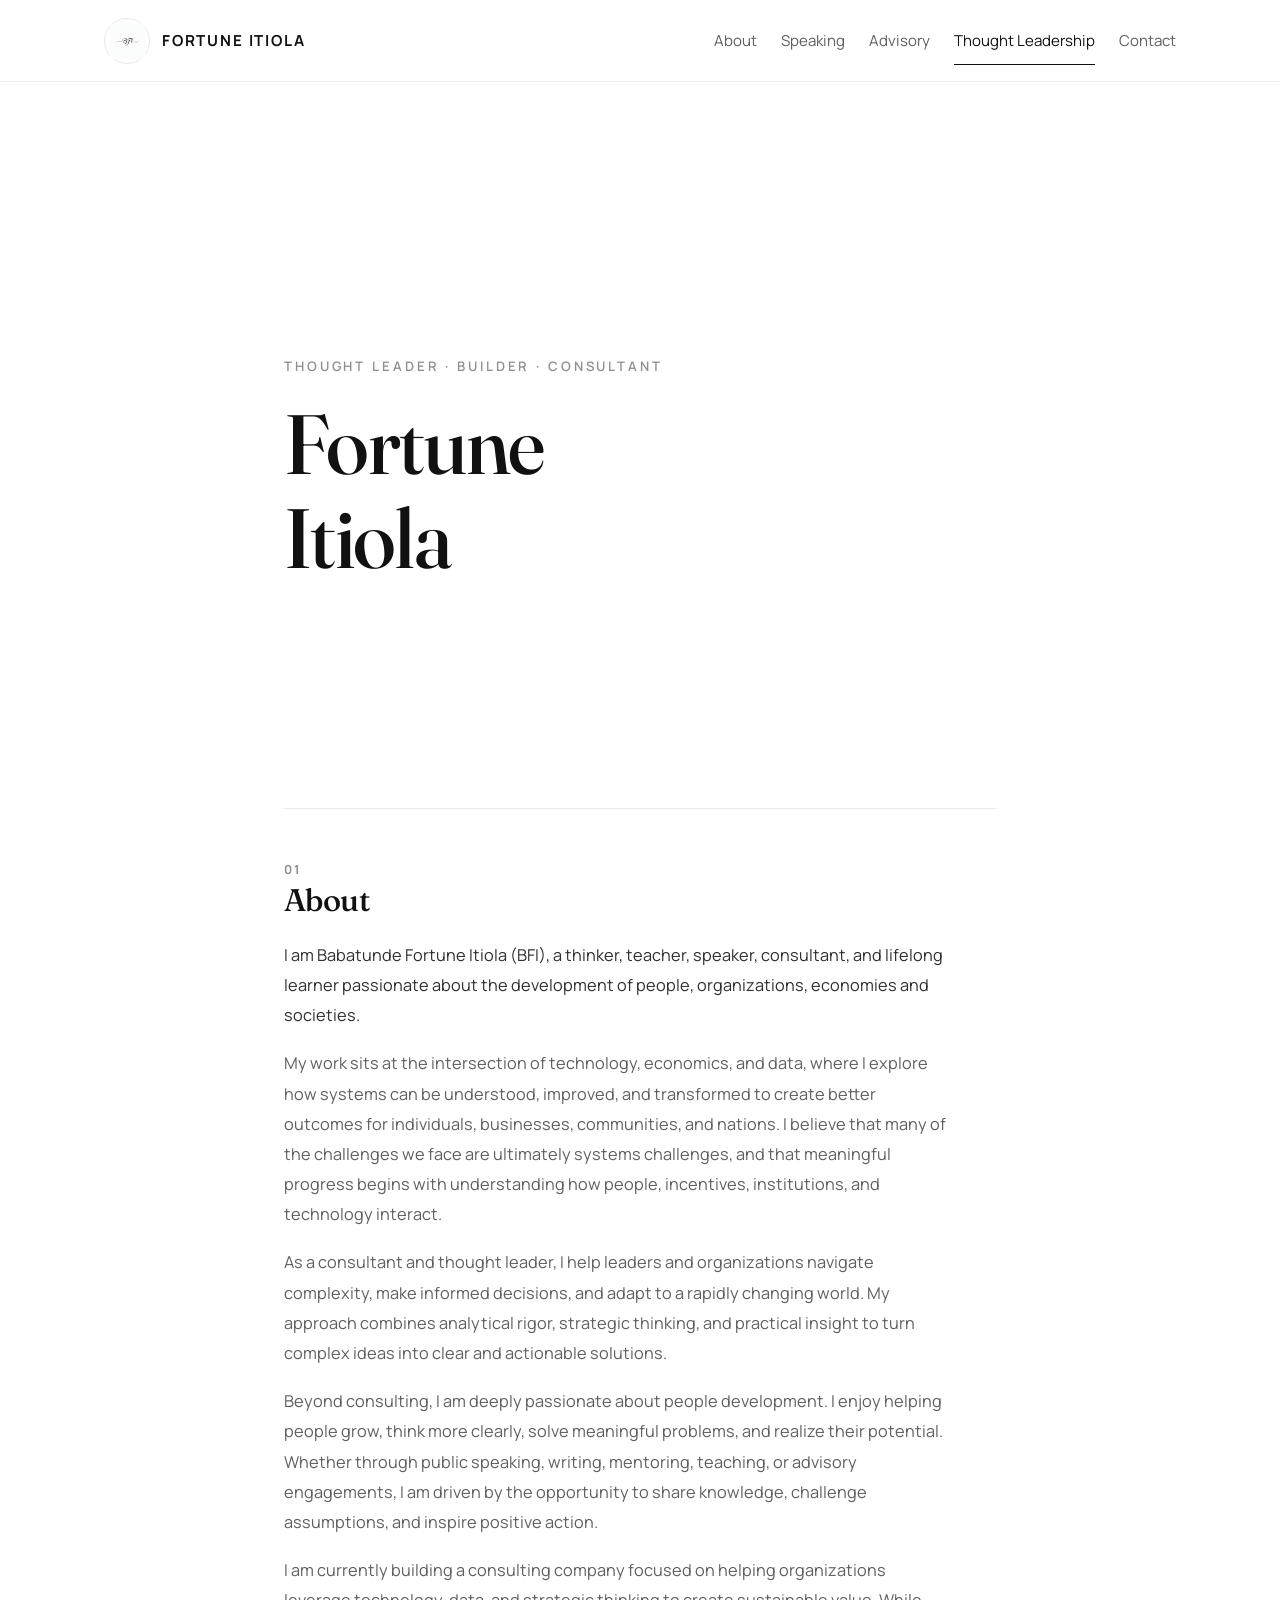
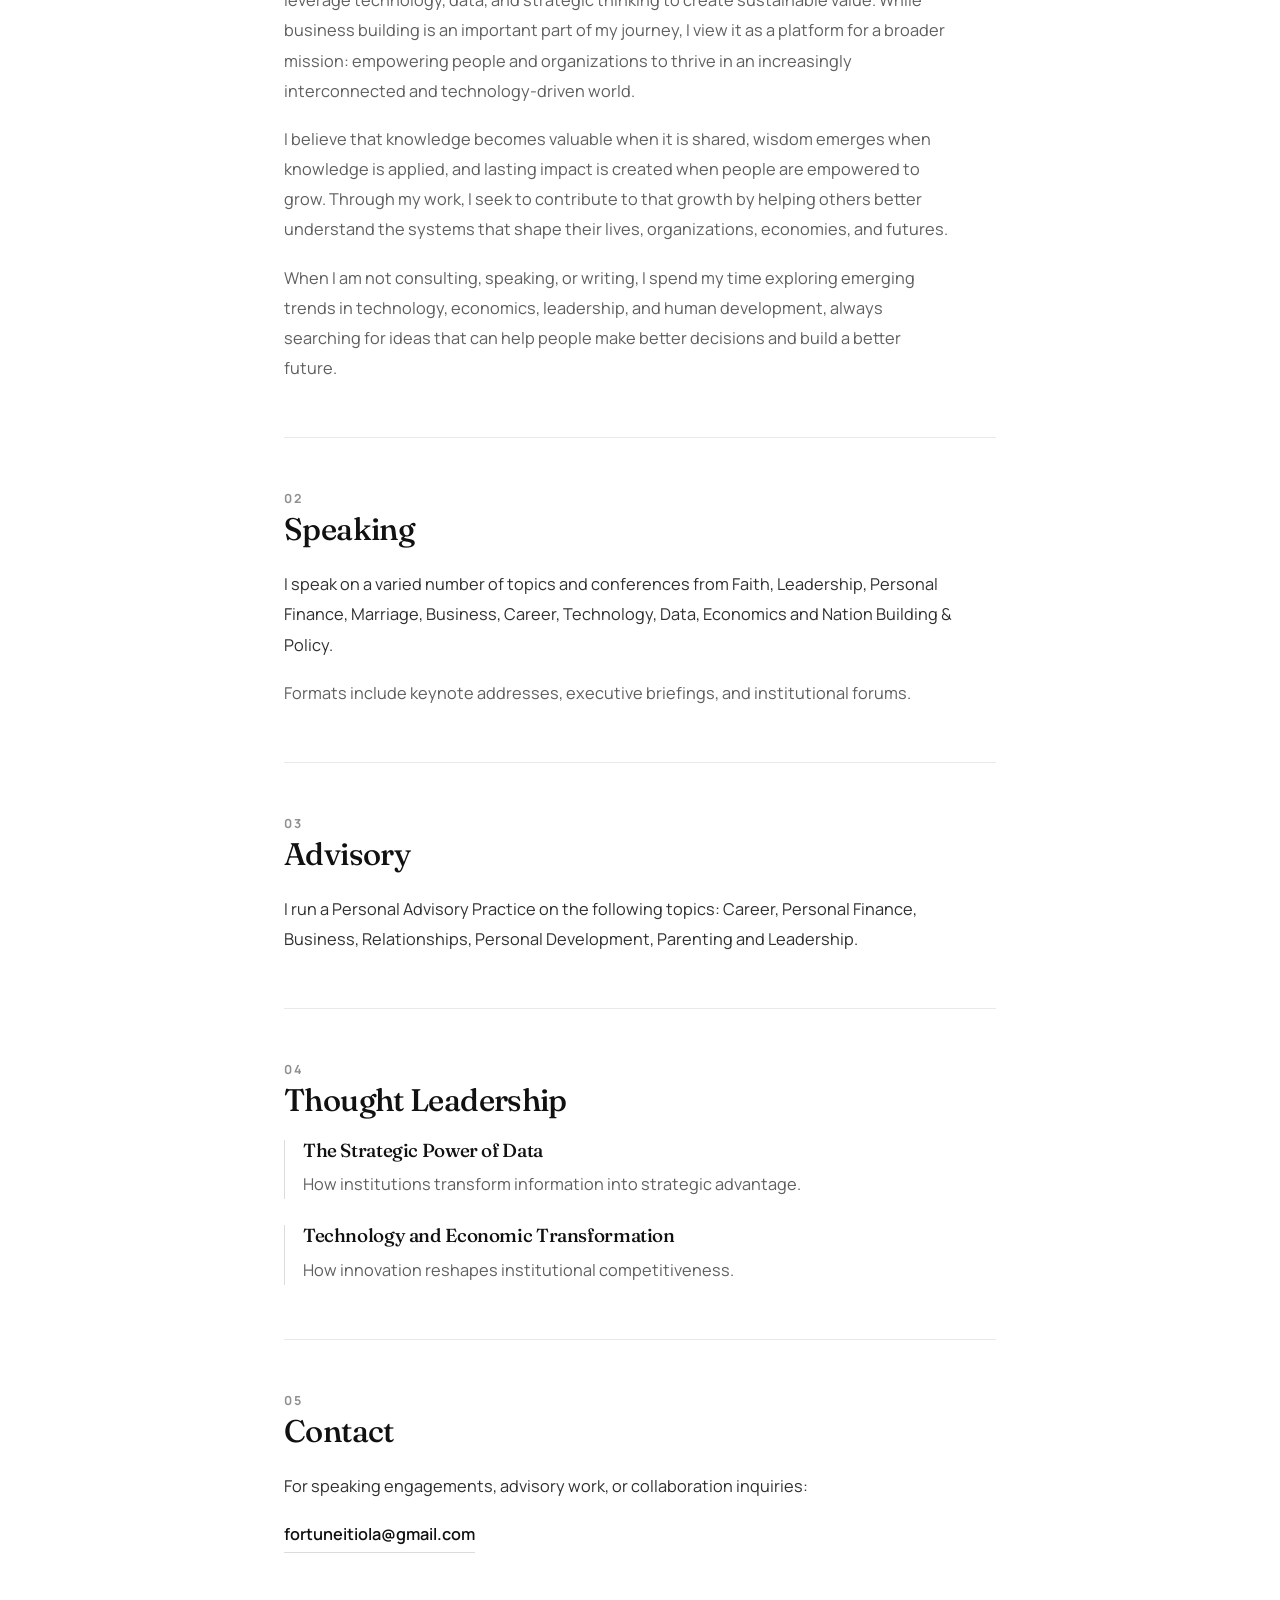
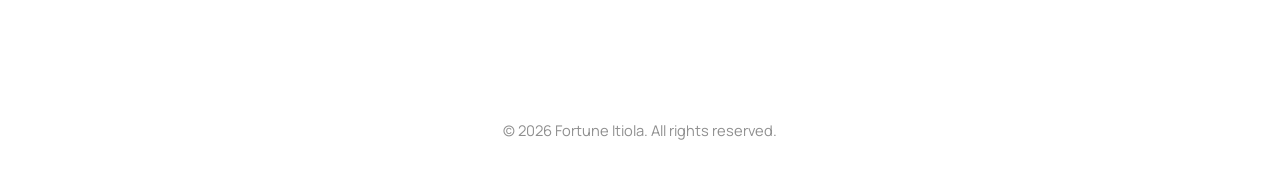
<file: index.html>
<!DOCTYPE html>
<html lang="en">
<head>
  <meta charset="UTF-8">
  <meta name="viewport" content="width=device-width, initial-scale=1.0">
  <meta
    name="description"
    content="Fortune Itiola is a public speaker, thought leader, and consultant."
  >
  <meta name="theme-color" content="#ffffff">
  <title>Fortune Itiola</title>
  <link rel="preconnect" href="https://fonts.googleapis.com">
  <link rel="preconnect" href="https://fonts.gstatic.com" crossorigin>
  <link
    href="https://fonts.googleapis.com/css2?family=Fraunces:wght@500;600&family=Manrope:wght@400;500;600;700&display=swap"
    rel="stylesheet"
  >
  <link rel="icon" type="image/png" href="assets/images/logo.png">
  <link rel="stylesheet" href="assets/css/main.css">
</head>
<body>
  <a class="skip-link" href="#content">Skip to content</a>

  <header class="site-topbar" id="top">
    <div class="scroll-progress" aria-hidden="true">
      <span class="scroll-progress-bar"></span>
    </div>

    <div class="topbar-inner">
      <a class="brand" href="#top" aria-label="Fortune Itiola home">
        <span class="logo">
          <img src="assets/images/logo.png" alt="Fortune Itiola logo">
        </span>
        <span class="brand-text">Fortune Itiola</span>
      </a>

      <button
        class="hamburger"
        type="button"
        aria-label="Toggle navigation"
        aria-expanded="false"
        aria-controls="primary-nav"
      >
        <span></span>
        <span></span>
        <span></span>
      </button>

      <nav class="top-nav" id="primary-nav" aria-label="Primary">
        <a href="#about">About</a>
        <a href="#speaking">Speaking</a>
        <a href="#advisory">Advisory</a>
        <a href="#thought-leadership">Thought Leadership</a>
        <a href="#contact">Contact</a>
      </nav>
    </div>
  </header>

  <main class="page" id="content">
    <section class="intro" aria-labelledby="page-title">
      <p class="intro-line">Thought Leader &middot; Builder &middot; Consultant</p>
      <h1 id="page-title">Fortune Itiola</h1>
    </section>

    <section id="about" class="section">
      <h2>About</h2>
      <div class="section-body">
        <p>I am Babatunde Fortune Itiola (BFI), a thinker, teacher, speaker, consultant, and lifelong learner passionate about the development of people, organizations, economies and societies.</p>
        <p>My work sits at the intersection of technology, economics, and data, where I explore how systems can be understood, improved, and transformed to create better outcomes for individuals, businesses, communities, and nations. I believe that many of the challenges we face are ultimately systems challenges, and that meaningful progress begins with understanding how people, incentives, institutions, and technology interact.</p>
        <p>As a consultant and thought leader, I help leaders and organizations navigate complexity, make informed decisions, and adapt to a rapidly changing world. My approach combines analytical rigor, strategic thinking, and practical insight to turn complex ideas into clear and actionable solutions.</p>
        <p>Beyond consulting, I am deeply passionate about people development. I enjoy helping people grow, think more clearly, solve meaningful problems, and realize their potential. Whether through public speaking, writing, mentoring, teaching, or advisory engagements, I am driven by the opportunity to share knowledge, challenge assumptions, and inspire positive action.</p>
        <p>I am currently building a consulting company focused on helping organizations leverage technology, data, and strategic thinking to create sustainable value. While business building is an important part of my journey, I view it as a platform for a broader mission: empowering people and organizations to thrive in an increasingly interconnected and technology-driven world.</p>
        <p>I believe that knowledge becomes valuable when it is shared, wisdom emerges when knowledge is applied, and lasting impact is created when people are empowered to grow. Through my work, I seek to contribute to that growth by helping others better understand the systems that shape their lives, organizations, economies, and futures.</p>
        <p>When I am not consulting, speaking, or writing, I spend my time exploring emerging trends in technology, economics, leadership, and human development, always searching for ideas that can help people make better decisions and build a better future.</p>
      </div>
    </section>

    <section id="speaking" class="section">
      <h2>Speaking</h2>
      <div class="section-body">
        <p>I speak on a varied number of topics and conferences from Faith, Leadership, Personal Finance, Marriage, Business, Career, Technology, Data, Economics and Nation Building &amp; Policy.</p>
        <p>Formats include keynote addresses, executive briefings, and institutional forums.</p>
      </div>
    </section>

    <section id="advisory" class="section">
      <h2>Advisory</h2>
      <div class="section-body">
        <p>I run a Personal Advisory Practice on the following topics: Career, Personal Finance, Business, Relationships, Personal Development, Parenting and Leadership.</p>
      </div>
    </section>

    <section id="thought-leadership" class="section">
      <h2>Thought Leadership</h2>
      <div class="section-body article-list">
        <article class="article-preview">
          <h3>The Strategic Power of Data</h3>
          <p>How institutions transform information into strategic advantage.</p>
        </article>

        <article class="article-preview">
          <h3>Technology and Economic Transformation</h3>
          <p>How innovation reshapes institutional competitiveness.</p>
        </article>
      </div>
    </section>

    <section id="contact" class="section section-contact">
      <h2>Contact</h2>
      <div class="section-body">
        <p>For speaking engagements, advisory work, or collaboration inquiries:</p>
        <p><a class="contact-link" href="mailto:fortuneitiola@gmail.com">fortuneitiola@gmail.com</a></p>
      </div>
    </section>
  </main>

  <footer class="site-footer">
    <p>&copy; <span id="year"></span> Fortune Itiola. All rights reserved.</p>
  </footer>

  <script>
    const topbar = document.querySelector(".site-topbar");
    const hamburger = document.querySelector(".hamburger");
    const nav = document.querySelector(".top-nav");
    const links = document.querySelectorAll(".top-nav a");
    const sections = document.querySelectorAll("main section[id]");
    const progressBar = document.querySelector(".scroll-progress-bar");
    const year = document.getElementById("year");

    const closeMenu = () => {
      hamburger.classList.remove("is-active");
      hamburger.setAttribute("aria-expanded", "false");
      nav.classList.remove("active");
      document.body.classList.remove("menu-open");
    };

    hamburger.addEventListener("click", () => {
      const isOpen = nav.classList.toggle("active");
      hamburger.classList.toggle("is-active", isOpen);
      hamburger.setAttribute("aria-expanded", String(isOpen));
      document.body.classList.toggle("menu-open", isOpen);
    });

    links.forEach((link) => {
      link.addEventListener("click", closeMenu);
    });

    document.addEventListener("click", (event) => {
      if (!nav.classList.contains("active")) {
        return;
      }

      const clickedInsideNav = nav.contains(event.target);
      const clickedToggle = hamburger.contains(event.target);

      if (!clickedInsideNav && !clickedToggle) {
        closeMenu();
      }
    });

    const observer = new IntersectionObserver(
      (entries) => {
        entries.forEach((entry) => {
          if (!entry.isIntersecting) {
            return;
          }

          links.forEach((link) => {
            const isMatch = link.getAttribute("href") === `#${entry.target.id}`;
            link.classList.toggle("is-current", isMatch);
            if (isMatch) {
              link.setAttribute("aria-current", "true");
            } else {
              link.removeAttribute("aria-current");
            }
          });
        });
      },
      {
        rootMargin: "-35% 0px -55% 0px",
        threshold: 0
      }
    );

    sections.forEach((section) => observer.observe(section));

    window.addEventListener(
      "scroll",
      () => {
        topbar.classList.toggle("is-scrolled", window.scrollY > 12);

        const scrollableHeight =
          document.documentElement.scrollHeight - window.innerHeight;
        const progress =
          scrollableHeight > 0 ? (window.scrollY / scrollableHeight) * 100 : 0;

        progressBar.style.width = `${Math.min(progress, 100)}%`;
      },
      { passive: true }
    );

    window.addEventListener("resize", () => {
      if (window.innerWidth > 820) {
        closeMenu();
      }
    });

    document.addEventListener("keydown", (event) => {
      if (event.key === "Escape") {
        closeMenu();
      }
    });

    progressBar.style.width = "0%";
    year.textContent = new Date().getFullYear();
  </script>
</body>
</html>
</file>
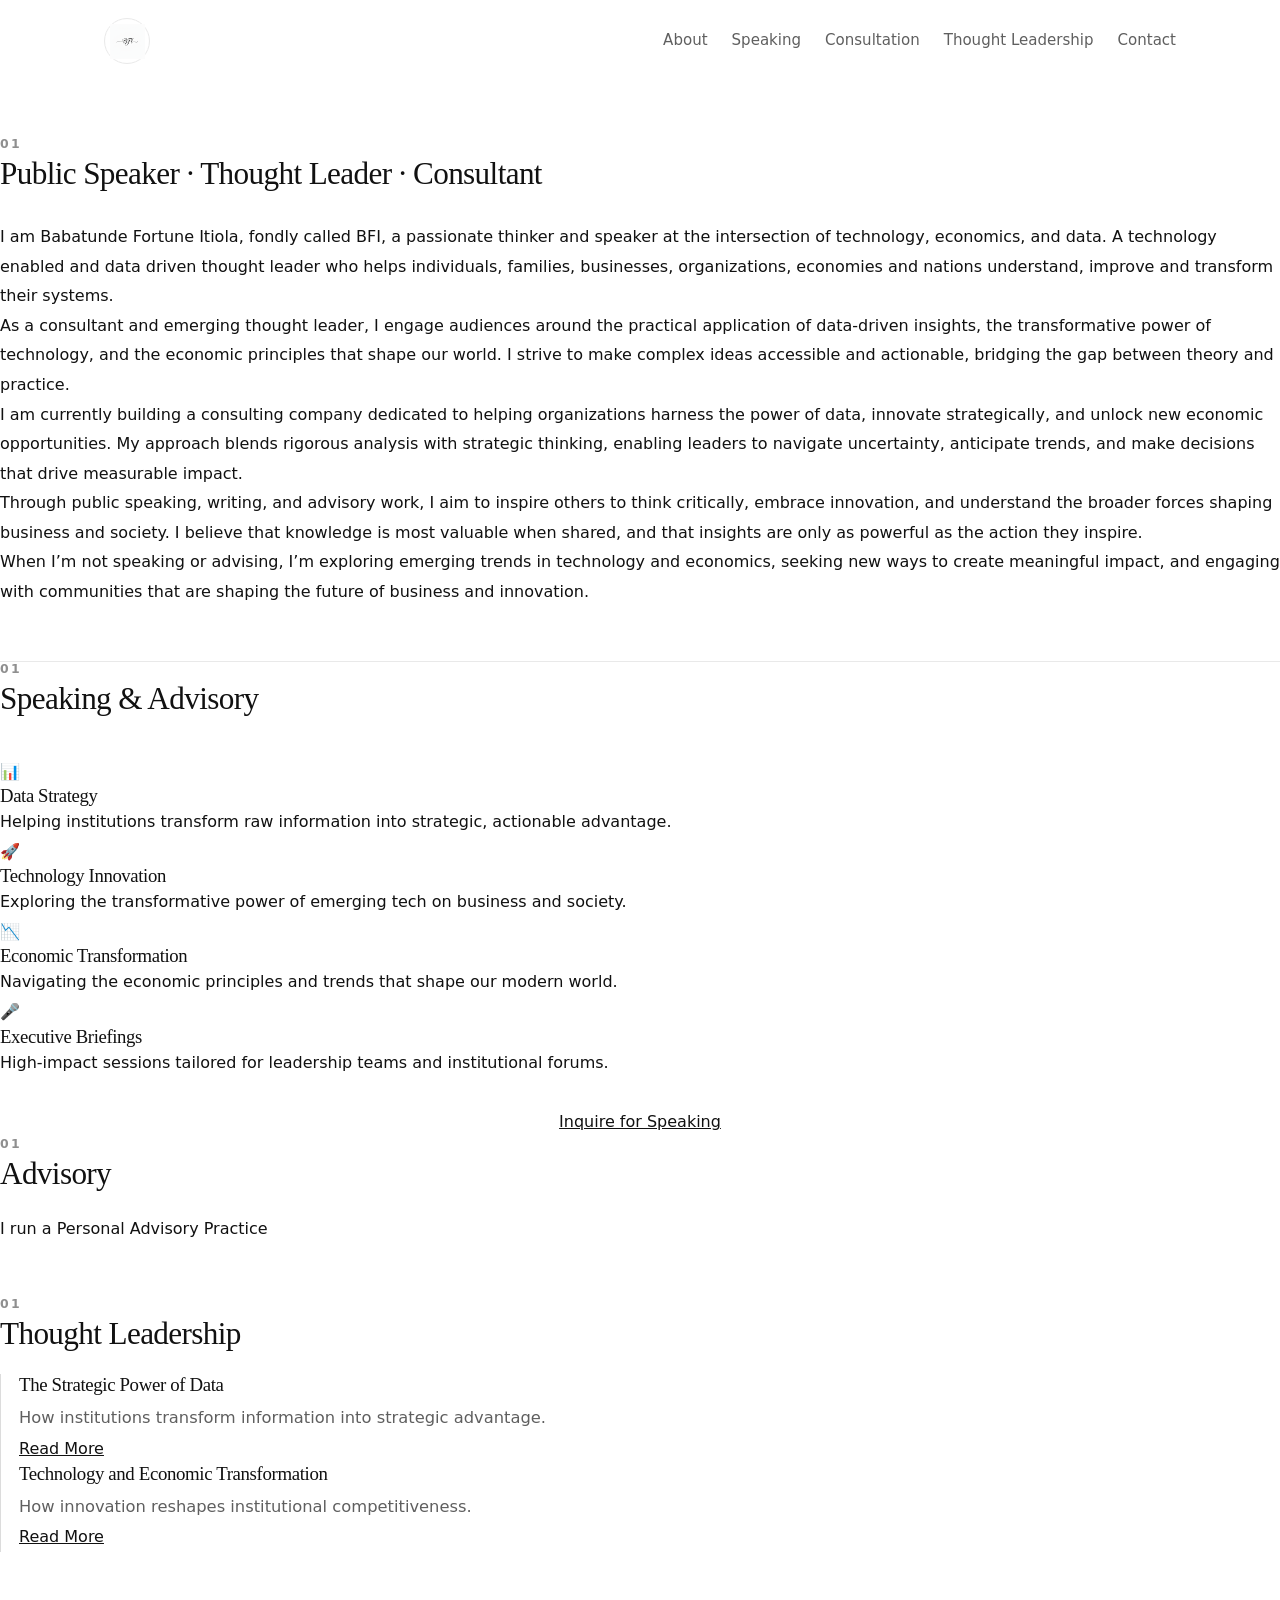
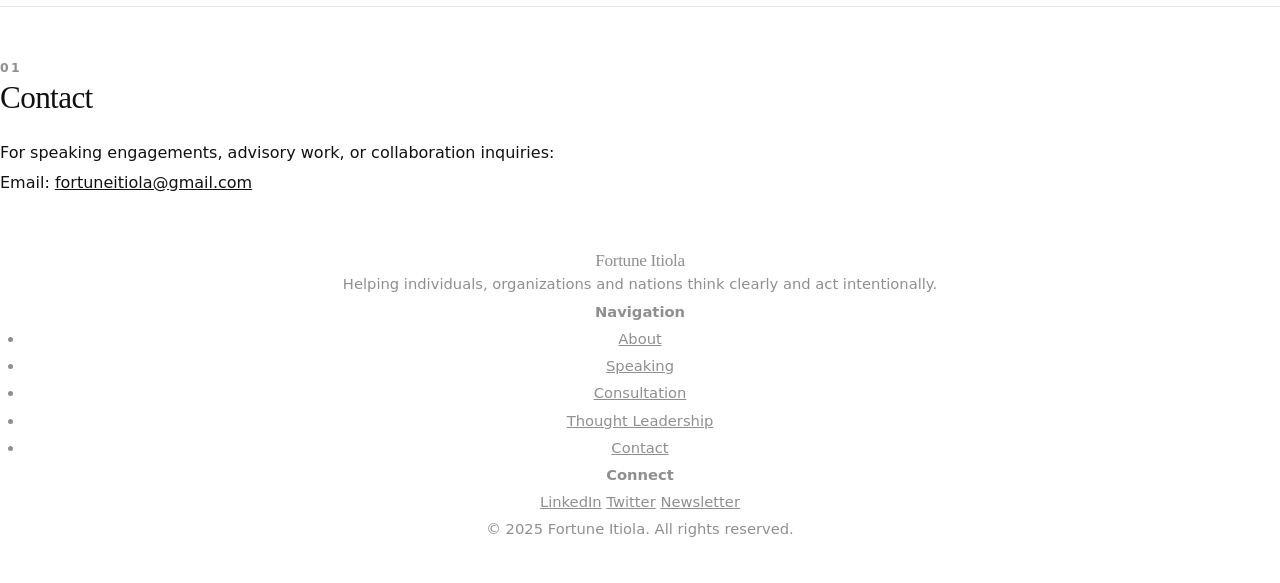
<file: index01.html>
<!DOCTYPE html>
<html lang="en">
<head>
  <meta charset="UTF-8">
  <meta name="viewport" content="width=device-width, initial-scale=1.0">
  <title>Fortune Itiola</title>
  <link rel="stylesheet" href="assets/css/main.css">
  <style>
    /* Added to ensure the single-page scroll is smooth */
    html {
      scroll-behavior: smooth;
    }
  </style>
</head>
<body>

  <header class="site-topbar">
    <div class="topbar-inner">

      <div class="logo">
        <a href="#about"> <img src="assets/images/logo.png" alt="Fortune Itiola Logo">
        </a>
      </div>

      <button class="hamburger" aria-label="Open menu">
        <span></span>
        <span></span>
        <span></span>
      </button>

      <nav class="top-nav">
          <a href="#about">About</a>
          <a href="#speaking">Speaking</a>
          <a href="#consultation">Consultation</a>
          <a href="#thought-leadership">Thought Leadership</a>
          <a href="#contact">Contact</a>
          </nav>

    </div>
  </header>


  <main>

    <section id="about" class="section">
  <div class="container">
  <h2 class="section-title" style="margin-bottom: 30px;">Public Speaker · Thought Leader · Consultant</h2>
    
   
        I am Babatunde Fortune Itiola, fondly called BFI, a passionate thinker and speaker at the intersection of technology, economics, and data. A technology enabled and data driven thought leader who helps individuals, families, businesses, organizations, economies and nations understand, improve and transform their systems.
      </p> 

      <p>
        As a consultant and emerging thought leader, I engage audiences around the practical application of data-driven insights, the transformative power of technology, and the economic principles that shape our world. I strive to make complex ideas accessible and actionable, bridging the gap between theory and practice.
      </p>

      <p>
        I am currently building a consulting company dedicated to helping organizations harness the power of data, innovate strategically, and unlock new economic opportunities. My approach blends rigorous analysis with strategic thinking, enabling leaders to navigate uncertainty, anticipate trends, and make decisions that drive measurable impact.
      </p>

      <p>
        Through public speaking, writing, and advisory work, I aim to inspire others to think critically, embrace innovation, and understand the broader forces shaping business and society. I believe that knowledge is most valuable when shared, and that insights are only as powerful as the action they inspire.
      </p>
      
      <p>
        When I’m not speaking or advising, I’m exploring emerging trends in technology and economics, seeking new ways to create meaningful impact, and engaging with communities that are shaping the future of business and innovation.
      </p>
    </div>
  </div>
</section>


    <section id="speaking" class="section-grey">
  <div class="container">
    <h2 class="section-title" style="margin-bottom: 40px;">Speaking & Advisory</h2>
    
    <div class="topic-grid">
      <div class="topic-card">
        <div class="topic-icon">📊</div>
        <h3>Data Strategy</h3>
        <p>Helping institutions transform raw information into strategic, actionable advantage.</p>
      </div>

      <div class="topic-card">
        <div class="topic-icon">🚀</div>
        <h3>Technology Innovation</h3>
        <p>Exploring the transformative power of emerging tech on business and society.</p>
      </div>

      <div class="topic-card">
        <div class="topic-icon">📉</div>
        <h3>Economic Transformation</h3>
        <p>Navigating the economic principles and trends that shape our modern world.</p>
      </div>

      <div class="topic-card">
        <div class="topic-icon">🎤</div>
        <h3>Executive Briefings</h3>
        <p>High-impact sessions tailored for leadership teams and institutional forums.</p>
      </div>
    </div>

    <div class="speaking-footer" style="margin-top: 30px; text-align: center;">
      <a href="#contact" class="btn-primary">Inquire for Speaking</a>
    </div>
  </div>
</section>


    <section id="consultation" class="section-light">
      <div class="container">
        <h2>Advisory</h2>

        <p>
          I run a Personal Advisory Practice
        </p>
      </div>
    </section>


    <section id="thought-leadership" class="section">
      <div class="container">
        <h2>Thought Leadership</h2>

        <article class="article-preview">
          <h3>The Strategic Power of Data</h3>
          <p>
            How institutions transform information into strategic advantage.
          </p>
          <a href="articles/strategic-power-of-data.html">Read More</a>
        </article>

        <article class="article-preview">
          <h3>Technology and Economic Transformation</h3>
          <p>
            How innovation reshapes institutional competitiveness.
          </p>
          <a href="articles/technology-economic-transformation.html">Read More</a>
        </article>

      </div>
    </section>


    <section id="contact" class="section">
      <div class="container">
        <h2>Contact</h2>

        <p>
          For speaking engagements, advisory work, or collaboration inquiries:
        </p>

        <p>Email: <a href="mailto:fortuneitiola@gmail.com">fortuneitiola@gmail.com</a></p>
      </div>
    </section>

  </main>


  <footer class="site-footer">
    <div class="footer-container">

      <div class="footer-col">
        <h3>Fortune Itiola</h3>
        <p>Helping individuals, organizations and nations think clearly and act intentionally.</p>
      </div>

      <div class="footer-col">
        <h4>Navigation</h4>
        <ul>
          <li><a href="#about">About</a></li>
          <li><a href="#speaking">Speaking</a></li>
          <li><a href="#consultation">Consultation</a></li>
          <li><a href="#thought-leadership">Thought Leadership</a></li>
          <li><a href="#contact">Contact</a></li>
        </ul>
      </div>

      <div class="footer-col">
        <h4>Connect</h4>
        <div class="social-links">
          <a href="#">LinkedIn</a>
          <a href="#">Twitter</a>
          <a href="#">Newsletter</a>
        </div>
      </div>

    </div>

    <div class="footer-bottom">
      <p>&copy; 2025 Fortune Itiola. All rights reserved.</p>
    </div>
  </footer>


  <script>
    const hamburger = document.querySelector('.hamburger');
    const nav = document.querySelector('.top-nav');
    // Fixed: Selector was '.nav-links a', changed to '.top-nav a' to match your HTML
    const links = document.querySelectorAll('.top-nav a');

    hamburger.addEventListener('click', () => {
      nav.classList.toggle('active');
      hamburger.classList.toggle('is-active');
    });

    links.forEach(link => {
      link.addEventListener('click', () => {
        nav.classList.remove('active');
        hamburger.classList.remove('is-active');
      });
    });
  </script>

</body>
</html>
</file>
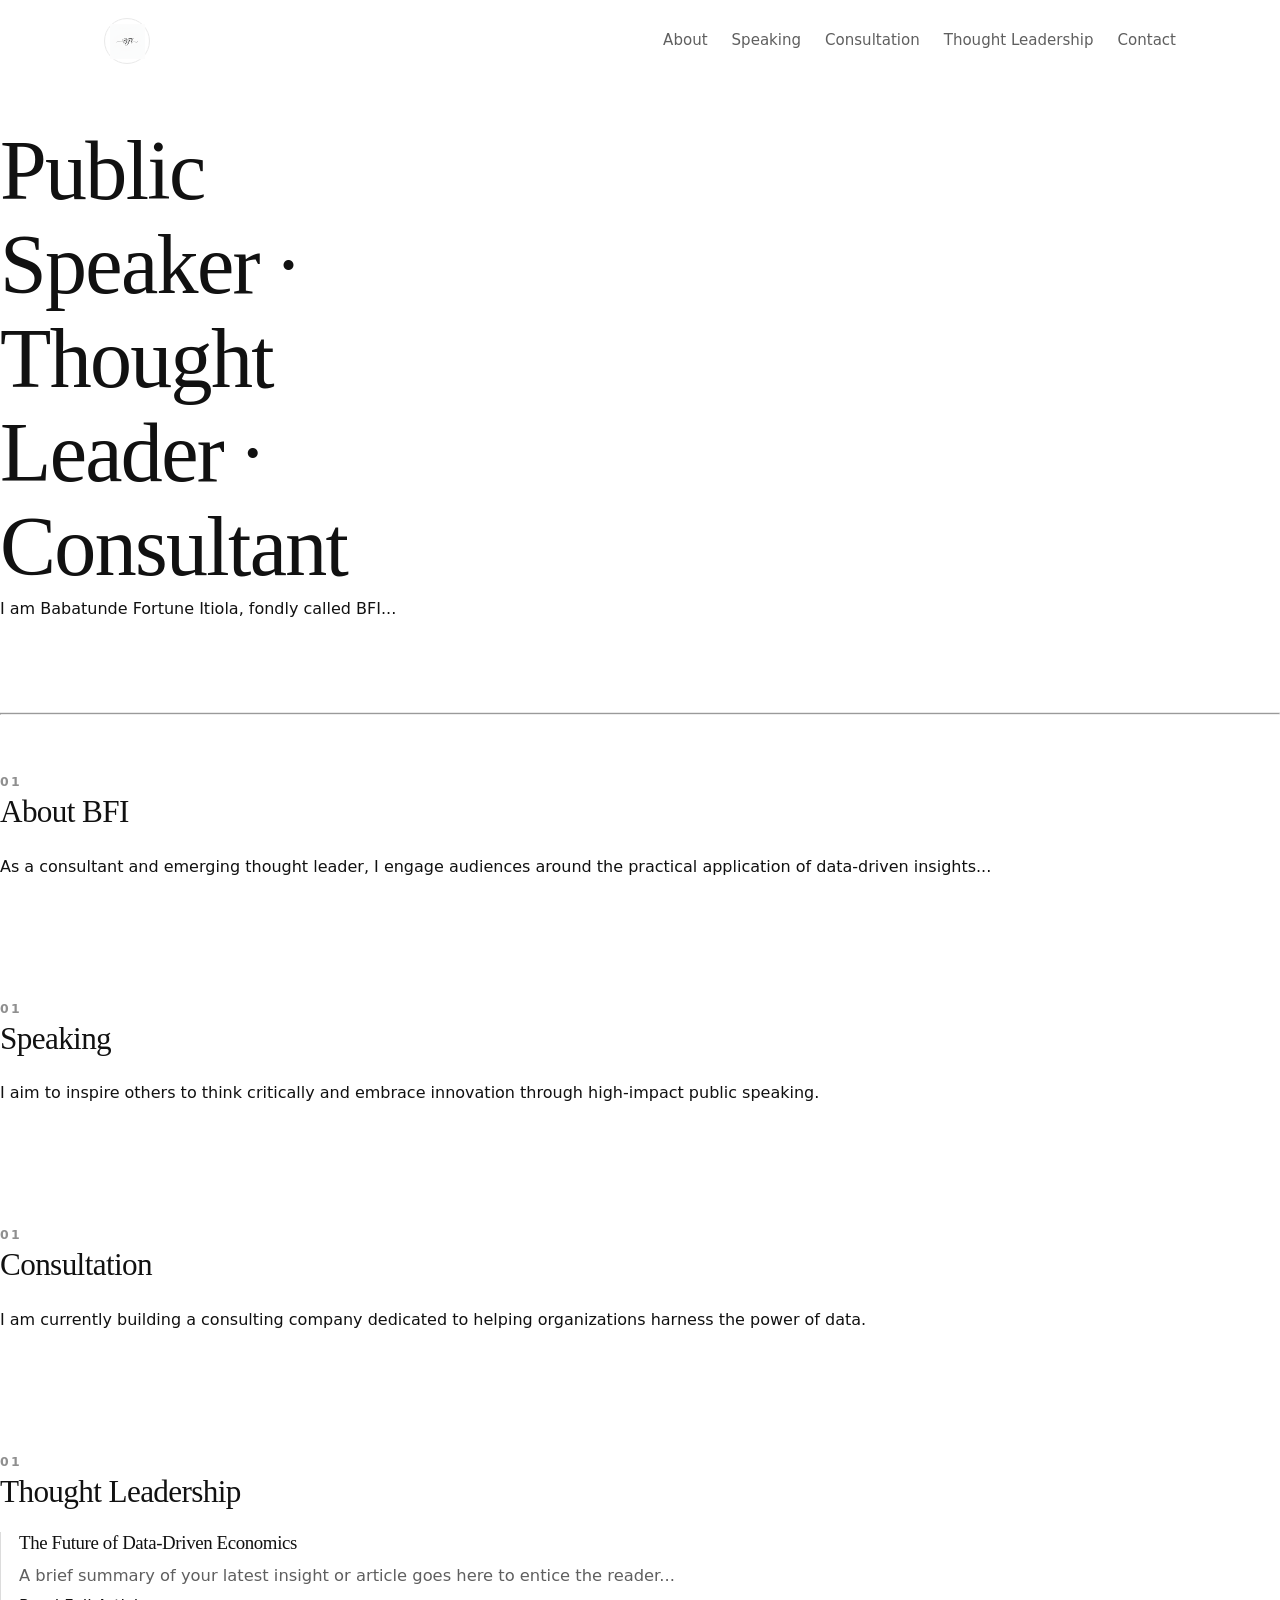
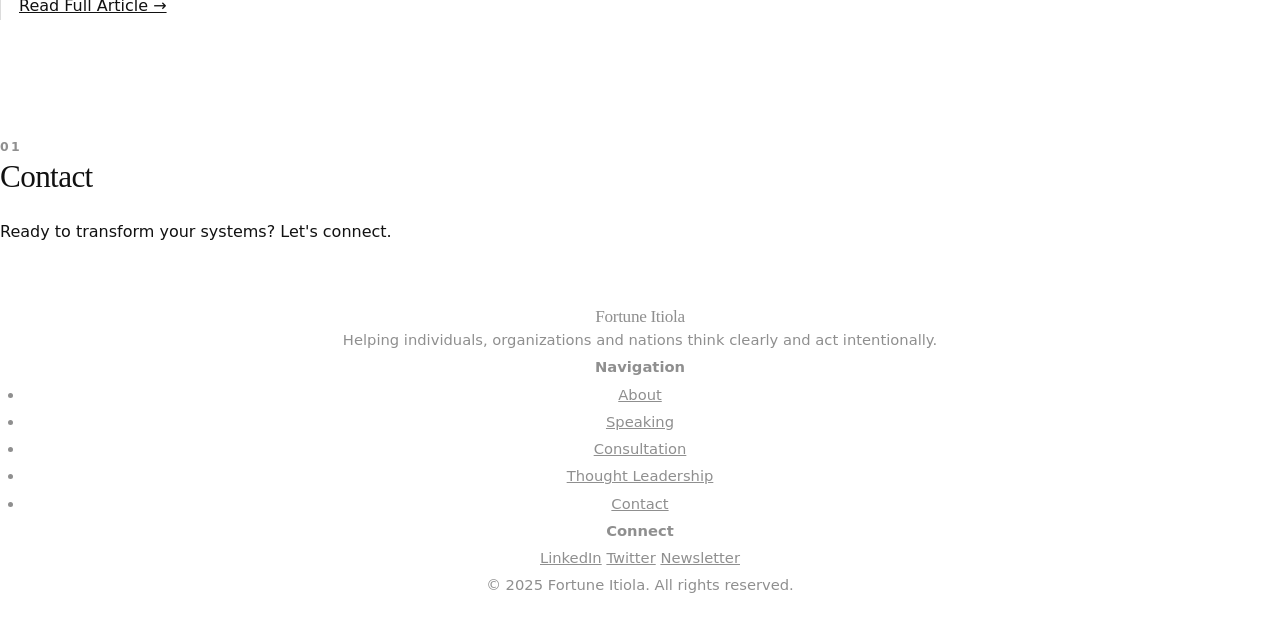
<file: index02.html>
<!DOCTYPE html>
<html lang="en">
<head>
  <meta charset="UTF-8">
  <meta name="viewport" content="width=device-width, initial-scale=1.0">
  <title>Fortune Itiola | Public Speaker · Thought Leader · Consultant</title>
  <link rel="stylesheet" href="assets/css/main.css">
  <style>
    /* Smooth scrolling makes the transition feel premium */
    html {
      scroll-behavior: smooth;
    }
    /* Adding some padding so headers don't get hidden under a fixed topbar */
    section {
      padding: 60px 0;
    }
  </style>
</head>
<body>

  <header class="site-topbar">
    <div class="topbar-inner">
      <div class="logo">
        <a href="#home">
          <img src="assets/images/logo.png" alt="Personal Logo">
        </a>
      </div>
    
      <button class="hamburger" aria-label="Open menu">
        <span></span>
        <span></span>
        <span></span>
      </button>

      <nav class="top-nav">
        <a href="#about">About</a>
        <a href="#speaking">Speaking</a>
        <a href="#consultation">Consultation</a>
        <a href="#thought-leadership">Thought Leadership</a>
        <a href="#contact">Contact</a>  
      </nav>
    </div>
  </header>

  <main class="container">

    <section id="home" class="intro">
      <h1>Public Speaker · Thought Leader · Consultant</h1>
      <p>I am Babatunde Fortune Itiola, fondly called BFI...</p>
      </section>

    <hr>

    <section id="about">
      <h2>About BFI</h2>
      <p>As a consultant and emerging thought leader, I engage audiences around the practical application of data-driven insights...</p>
    </section>

    <section id="speaking">
      <h2>Speaking</h2>
      <p>I aim to inspire others to think critically and embrace innovation through high-impact public speaking.</p>
    </section>

    <section id="consultation">
      <h2>Consultation</h2>
      <p>I am currently building a consulting company dedicated to helping organizations harness the power of data.</p>
    </section>

    <section id="thought-leadership">
      <h2>Thought Leadership</h2>
      <article class="article-preview">
        <h3>The Future of Data-Driven Economics</h3>
        <p>A brief summary of your latest insight or article goes here to entice the reader...</p>
        <a href="article-data-economics.html" class="read-more">Read Full Article →</a>
      </article>
    </section>

    <section id="contact">
      <h2>Contact</h2>
      <p>Ready to transform your systems? Let's connect.</p>
      </section>

  </main>

  <script>
    const hamburger = document.querySelector('.hamburger');
    const navLinks = document.querySelector('.top-nav');
    const links = document.querySelectorAll('.top-nav a');

    hamburger.addEventListener('click', () => {
      navLinks.classList.toggle('active');
      hamburger.classList.toggle('is-active');
    });

    // Close mobile menu when a link is clicked
    links.forEach(link => {
      link.addEventListener('click', () => {
        navLinks.classList.remove('active');
        hamburger.classList.remove('is-active');
      });
    });
  </script>
  
  <footer class="site-footer">
    <div class="footer-container">
      <div class="footer-col">
        <h3>Fortune Itiola</h3>
        <p>Helping individuals, organizations and nations think clearly and act intentionally.</p>
      </div>

      <div class="footer-col">
        <h4>Navigation</h4>
        <ul>
          <li><a href="#about">About</a></li>
          <li><a href="#speaking">Speaking</a></li>
          <li><a href="#consultation">Consultation</a></li>
          <li><a href="#thought-leadership">Thought Leadership</a></li>
          <li><a href="#contact">Contact</a></li>
        </ul>
      </div>

      <div class="footer-col">
        <h4>Connect</h4>
        <div class="social-links">
          <a href="#">LinkedIn</a>
          <a href="#">Twitter</a>
          <a href="#">Newsletter</a>
        </div>
      </div>
    </div>

    <div class="footer-bottom">
      <p>&copy; 2025 Fortune Itiola. All rights reserved.</p>
    </div>
  </footer>

</body>
</html>
</file>
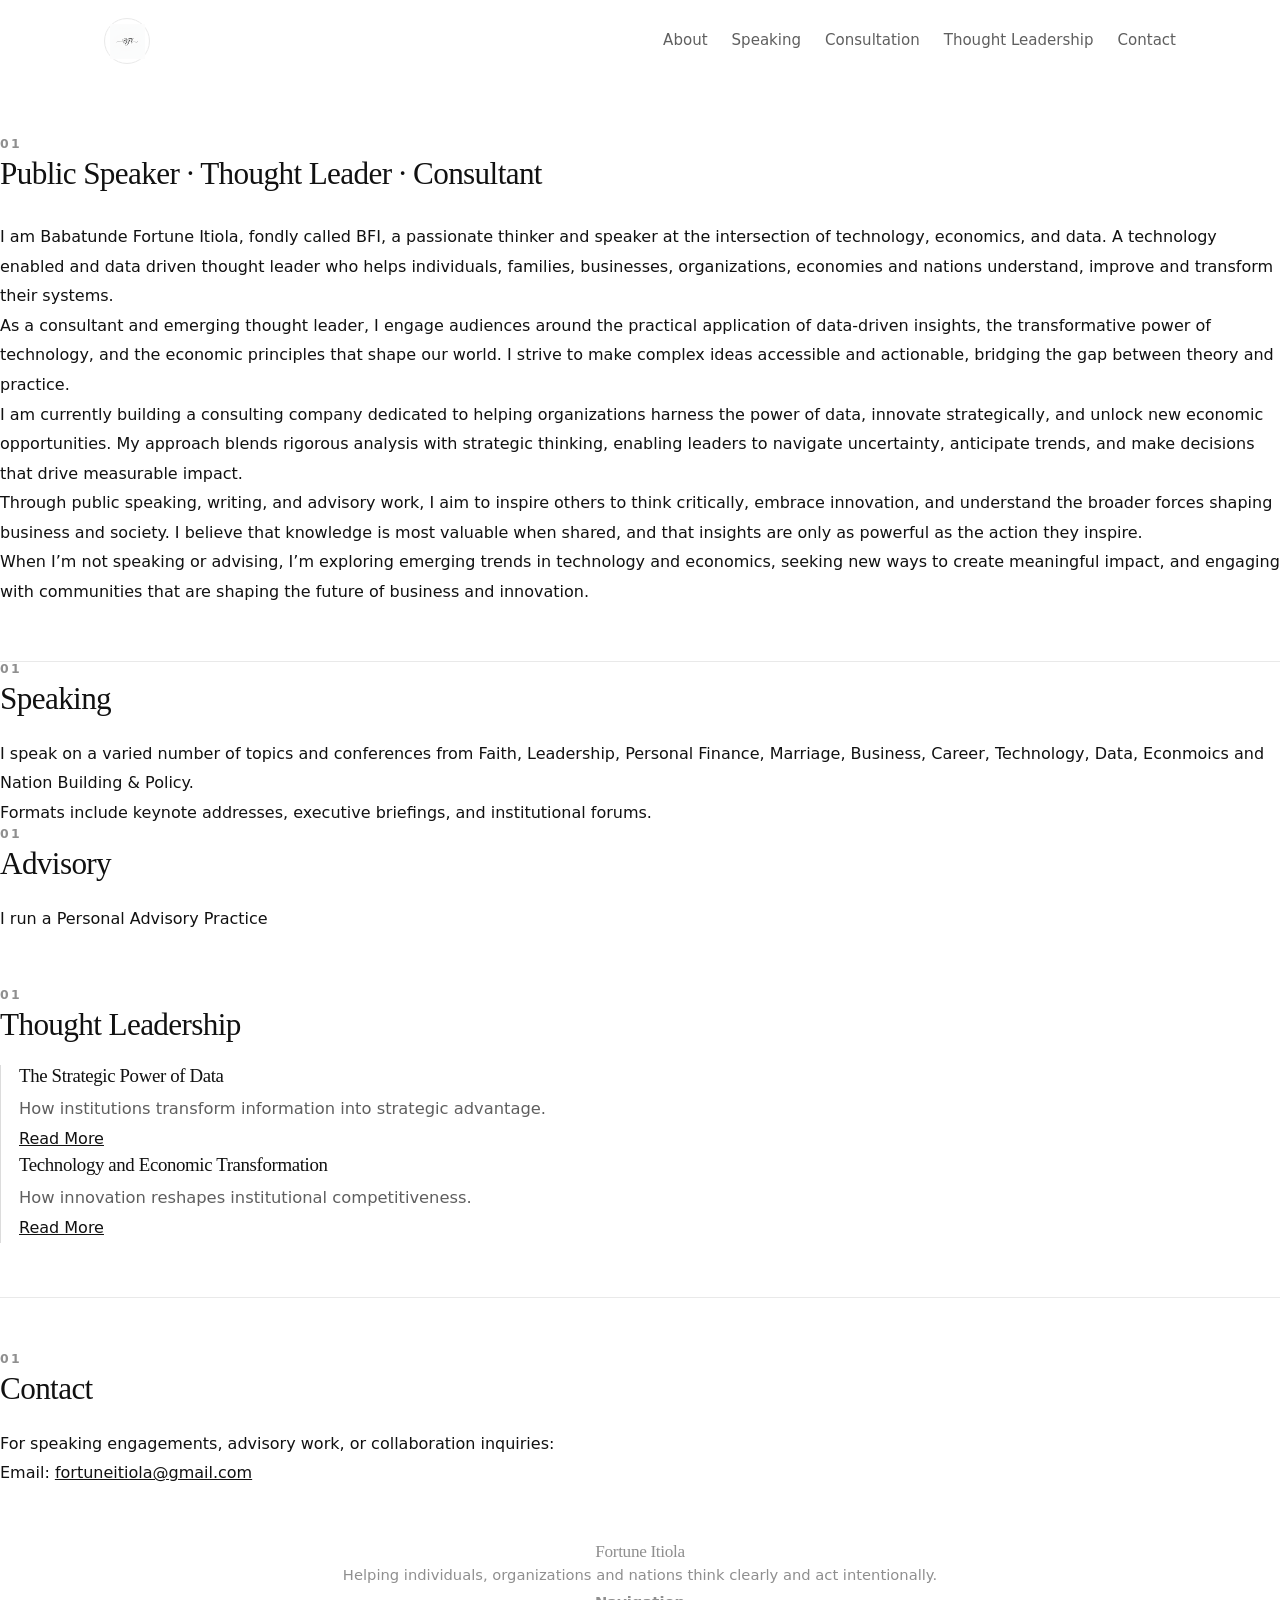
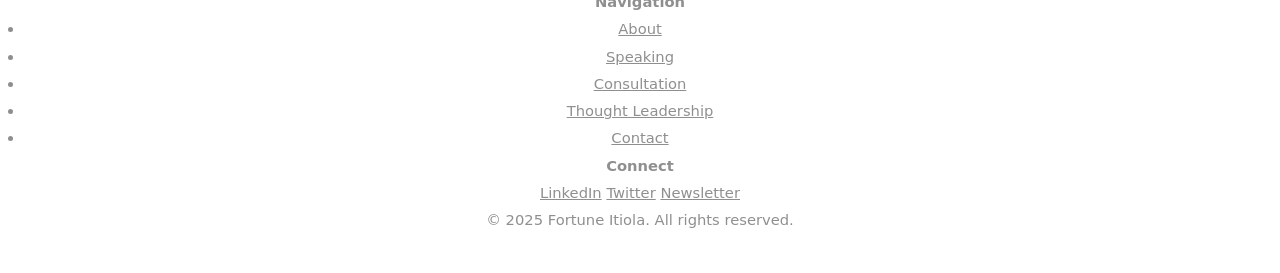
<file: index03.html>
<!DOCTYPE html>
<html lang="en">
<head>
  <meta charset="UTF-8">
  <meta name="viewport" content="width=device-width, initial-scale=1.0">
  <title>Fortune Itiola</title>
  <link rel="stylesheet" href="assets/css/main.css">
  <style>
    /* Added to ensure the single-page scroll is smooth */
    html {
      scroll-behavior: smooth;
    }
  </style>
</head>
<body>

  <header class="site-topbar">
    <div class="topbar-inner">

      <div class="logo">
        <a href="#about"> <img src="assets/images/logo.png" alt="Fortune Itiola Logo">
        </a>
      </div>

      <button class="hamburger" aria-label="Open menu">
        <span></span>
        <span></span>
        <span></span>
      </button>

      <nav class="top-nav">
          <a href="#about">About</a>
          <a href="#speaking">Speaking</a>
          <a href="#consultation">Consultation</a>
          <a href="#thought-leadership">Thought Leadership</a>
          <a href="#contact">Contact</a>
          </nav>

    </div>
  </header>


  <main>

    <section id="about" class="section">
  <div class="container">
  <h2 class="section-title" style="margin-bottom: 30px;">Public Speaker · Thought Leader · Consultant</h2>
    
   
        I am Babatunde Fortune Itiola, fondly called BFI, a passionate thinker and speaker at the intersection of technology, economics, and data. A technology enabled and data driven thought leader who helps individuals, families, businesses, organizations, economies and nations understand, improve and transform their systems.
      </p> 

      <p>
        As a consultant and emerging thought leader, I engage audiences around the practical application of data-driven insights, the transformative power of technology, and the economic principles that shape our world. I strive to make complex ideas accessible and actionable, bridging the gap between theory and practice.
      </p>

      <p>
        I am currently building a consulting company dedicated to helping organizations harness the power of data, innovate strategically, and unlock new economic opportunities. My approach blends rigorous analysis with strategic thinking, enabling leaders to navigate uncertainty, anticipate trends, and make decisions that drive measurable impact.
      </p>

      <p>
        Through public speaking, writing, and advisory work, I aim to inspire others to think critically, embrace innovation, and understand the broader forces shaping business and society. I believe that knowledge is most valuable when shared, and that insights are only as powerful as the action they inspire.
      </p>
      
      <p>
        When I’m not speaking or advising, I’m exploring emerging trends in technology and economics, seeking new ways to create meaningful impact, and engaging with communities that are shaping the future of business and innovation.
      </p>
    </div>
  </div>
</section>


    <section id="speaking" class="section-grey">
      <div class="container">
        <h2>Speaking</h2>

        <p>
          I speak on a varied number of topics and conferences from Faith, Leadership, Personal Finance, Marriage, Business, Career, Technology, Data, Econmoics and Nation Building & Policy.
        </p>

        <p>
          Formats include keynote addresses, executive briefings, and institutional forums.
        </p>
      </div>
    </section>


    <section id="consultation" class="section-light">
      <div class="container">
        <h2>Advisory</h2>

        <p>
          I run a Personal Advisory Practice
        </p>
      </div>
    </section>


    <section id="thought-leadership" class="section">
      <div class="container">
        <h2>Thought Leadership</h2>

        <article class="article-preview">
          <h3>The Strategic Power of Data</h3>
          <p>
            How institutions transform information into strategic advantage.
          </p>
          <a href="articles/strategic-power-of-data.html">Read More</a>
        </article>

        <article class="article-preview">
          <h3>Technology and Economic Transformation</h3>
          <p>
            How innovation reshapes institutional competitiveness.
          </p>
          <a href="articles/technology-economic-transformation.html">Read More</a>
        </article>

      </div>
    </section>


    <section id="contact" class="section">
      <div class="container">
        <h2>Contact</h2>

        <p>
          For speaking engagements, advisory work, or collaboration inquiries:
        </p>

        <p>Email: <a href="mailto:fortuneitiola@gmail.com">fortuneitiola@gmail.com</a></p>
      </div>
    </section>

  </main>


  <footer class="site-footer">
    <div class="footer-container">

      <div class="footer-col">
        <h3>Fortune Itiola</h3>
        <p>Helping individuals, organizations and nations think clearly and act intentionally.</p>
      </div>

      <div class="footer-col">
        <h4>Navigation</h4>
        <ul>
          <li><a href="#about">About</a></li>
          <li><a href="#speaking">Speaking</a></li>
          <li><a href="#consultation">Consultation</a></li>
          <li><a href="#thought-leadership">Thought Leadership</a></li>
          <li><a href="#contact">Contact</a></li>
        </ul>
      </div>

      <div class="footer-col">
        <h4>Connect</h4>
        <div class="social-links">
          <a href="#">LinkedIn</a>
          <a href="#">Twitter</a>
          <a href="#">Newsletter</a>
        </div>
      </div>

    </div>

    <div class="footer-bottom">
      <p>&copy; 2025 Fortune Itiola. All rights reserved.</p>
    </div>
  </footer>


  <script>
    const hamburger = document.querySelector('.hamburger');
    const nav = document.querySelector('.top-nav');
    // Fixed: Selector was '.nav-links a', changed to '.top-nav a' to match your HTML
    const links = document.querySelectorAll('.top-nav a');

    hamburger.addEventListener('click', () => {
      nav.classList.toggle('active');
      hamburger.classList.toggle('is-active');
    });

    links.forEach(link => {
      link.addEventListener('click', () => {
        nav.classList.remove('active');
        hamburger.classList.remove('is-active');
      });
    });
  </script>

</body>
</html>
</file>
<file: assets/css/main.css>
:root {
  --white: #ffffff;
  --black: #111111;
  --grey-1: #2f2f2f;
  --grey-2: #5f5f5f;
  --grey-3: #8f8f8f;
  --line: #e9e9e9;
  --line-strong: #dcdcdc;
  --site-width: 760px;
  --nav-width: 1120px;
}

* {
  box-sizing: border-box;
  margin: 0;
  padding: 0;
}

html {
  scroll-behavior: smooth;
}

body {
  font-family: "Manrope", system-ui, sans-serif;
  background: var(--white);
  color: var(--black);
  line-height: 1.85;
  -webkit-font-smoothing: antialiased;
  text-rendering: optimizeLegibility;
}

::selection {
  background: #efefef;
  color: var(--black);
}

body.menu-open {
  overflow: hidden;
}

img {
  display: block;
  max-width: 100%;
}

a {
  color: inherit;
}

button {
  font: inherit;
}

section[id] {
  scroll-margin-top: 110px;
}

.skip-link {
  position: fixed;
  top: 16px;
  left: 16px;
  z-index: 200;
  padding: 10px 14px;
  background: var(--black);
  color: var(--white);
  text-decoration: none;
  transform: translateY(-140%);
  transition: transform 0.18s ease;
}

.skip-link:focus-visible {
  transform: translateY(0);
}

.site-topbar {
  position: sticky;
  top: 0;
  z-index: 100;
  background: rgba(255, 255, 255, 0.94);
  backdrop-filter: blur(16px);
  border-bottom: 1px solid transparent;
  transition: border-color 0.2s ease, box-shadow 0.2s ease, background 0.2s ease;
}

.scroll-progress {
  position: absolute;
  inset: auto 0 0;
  height: 1px;
  background: rgba(17, 17, 17, 0.05);
}

.scroll-progress-bar {
  display: block;
  width: 0;
  height: 100%;
  background: var(--black);
}

.site-topbar.is-scrolled {
  border-bottom-color: var(--line);
  box-shadow: 0 10px 28px rgba(17, 17, 17, 0.04);
}

.topbar-inner {
  width: min(100%, var(--nav-width));
  margin: 0 auto;
  padding: 18px 24px;
  display: flex;
  align-items: center;
  justify-content: space-between;
  gap: 24px;
}

.brand {
  display: inline-flex;
  align-items: center;
  gap: 12px;
  min-width: 0;
  text-decoration: none;
}

.logo {
  width: 46px;
  height: 46px;
  display: grid;
  place-items: center;
  border: 1px solid var(--line);
  border-radius: 50%;
  background: var(--white);
}

.logo img {
  width: 35px;
  height: auto;
}

.brand-text {
  font-size: 0.95rem;
  font-weight: 700;
  letter-spacing: 0.12em;
  text-transform: uppercase;
  white-space: nowrap;
}

.top-nav {
  display: flex;
  align-items: center;
  gap: 24px;
}

.top-nav a {
  position: relative;
  color: var(--grey-2);
  text-decoration: none;
  font-size: 0.94rem;
  transition: color 0.18s ease;
}

.top-nav a::after {
  content: "";
  position: absolute;
  left: 0;
  right: 0;
  bottom: -10px;
  height: 1px;
  background: var(--black);
  transform: scaleX(0);
  transform-origin: center;
  transition: transform 0.18s ease;
}

.top-nav a:hover,
.top-nav a:focus-visible,
.top-nav a.is-current {
  color: var(--black);
}

.top-nav a:hover::after,
.top-nav a:focus-visible::after,
.top-nav a.is-current::after {
  transform: scaleX(1);
}

.hamburger {
  display: none;
  width: 46px;
  height: 46px;
  border: 1px solid var(--line);
  border-radius: 50%;
  background: var(--white);
  align-items: center;
  justify-content: center;
  flex-direction: column;
  gap: 5px;
  cursor: pointer;
}

.hamburger span {
  width: 18px;
  height: 2px;
  background: var(--black);
  transition: transform 0.2s ease, opacity 0.2s ease;
}

.hamburger.is-active span:nth-child(1) {
  transform: translateY(7px) rotate(45deg);
}

.hamburger.is-active span:nth-child(2) {
  opacity: 0;
}

.hamburger.is-active span:nth-child(3) {
  transform: translateY(-7px) rotate(-45deg);
}

.page {
  width: min(100%, var(--site-width));
  margin: 0 auto;
  padding: 96px 24px 110px;
  counter-reset: section-number;
}

.intro {
  padding: 40px 0 88px;
  border-bottom: 1px solid var(--line);
  min-height: min(70vh, 760px);
  display: flex;
  flex-direction: column;
  justify-content: center;
}

.intro-line {
  margin-bottom: 18px;
  color: var(--grey-3);
  font-size: 0.82rem;
  font-weight: 600;
  letter-spacing: 0.22em;
  text-transform: uppercase;
}

h1,
h2,
h3 {
  font-family: "Fraunces", Georgia, serif;
  font-weight: 500;
  letter-spacing: -0.02em;
  line-height: 1.12;
}

h1 {
  max-width: 8ch;
  font-size: clamp(3rem, 7vw, 5.25rem);
}

.section {
  padding: 54px 0;
  border-bottom: 1px solid var(--line);
}

.section:last-of-type {
  border-bottom: 0;
}

h2 {
  position: relative;
  margin-bottom: 22px;
  padding-top: 20px;
  font-size: clamp(1.5rem, 3vw, 1.95rem);
}

h2::before {
  content: counter(section-number, decimal-leading-zero);
  counter-increment: section-number;
  position: absolute;
  top: 0;
  left: 0;
  color: var(--grey-3);
  font-family: "Manrope", system-ui, sans-serif;
  font-size: 0.78rem;
  font-weight: 700;
  letter-spacing: 0.18em;
}

.section-body {
  display: grid;
  gap: 18px;
}

.section-body p,
.article-preview p {
  color: var(--grey-2);
  font-size: 1.02rem;
}

.section-body p:first-child {
  color: var(--grey-1);
}

.section-body p {
  max-width: 67ch;
}

.article-list {
  gap: 26px;
}

.article-preview {
  padding-left: 18px;
  border-left: 1px solid var(--line-strong);
}

.article-preview h3 {
  margin-bottom: 8px;
  font-size: 1.18rem;
}

.section-contact .contact-link {
  display: inline-block;
  color: var(--black);
  font-weight: 600;
  text-decoration: none;
  border-bottom: 1px solid var(--line-strong);
  padding-bottom: 3px;
  transition: border-color 0.18s ease, color 0.18s ease;
}

.section-contact .contact-link:hover,
.section-contact .contact-link:focus-visible {
  border-color: var(--black);
}

.site-footer {
  padding: 0 24px 40px;
  text-align: center;
  color: var(--grey-3);
  font-size: 0.92rem;
}

:focus-visible {
  outline: 2px solid #d5d5d5;
  outline-offset: 3px;
}

@media (max-width: 820px) {
  .hamburger {
    display: inline-flex;
    flex-shrink: 0;
  }

  .top-nav {
    position: fixed;
    top: 78px;
    right: 14px;
    left: 14px;
    padding: 18px 18px 20px;
    display: grid;
    gap: 14px;
    background: rgba(255, 255, 255, 0.98);
    border: 1px solid var(--line);
    opacity: 0;
    pointer-events: none;
    transform: translateY(-8px);
    transition: opacity 0.2s ease, transform 0.2s ease;
  }

  .top-nav.active {
    opacity: 1;
    pointer-events: auto;
    transform: translateY(0);
  }

  .top-nav a::after {
    bottom: -4px;
    transform-origin: left;
  }
}

@media (max-width: 640px) {
  .topbar-inner {
    padding: 14px;
  }

  .brand-text {
    font-size: 0.84rem;
    letter-spacing: 0.1em;
  }

  .page {
    padding: 62px 14px 88px;
  }

  .intro {
    min-height: auto;
    padding: 28px 0 56px;
  }

  .section {
    padding: 42px 0;
  }

  .section-body p,
  .article-preview p {
    font-size: 1rem;
  }

  .article-preview {
    padding-left: 14px;
  }
}

@media (prefers-reduced-motion: reduce) {
  html {
    scroll-behavior: auto;
  }

  *,
  *::before,
  *::after {
    transition: none !important;
  }
}
</file>
